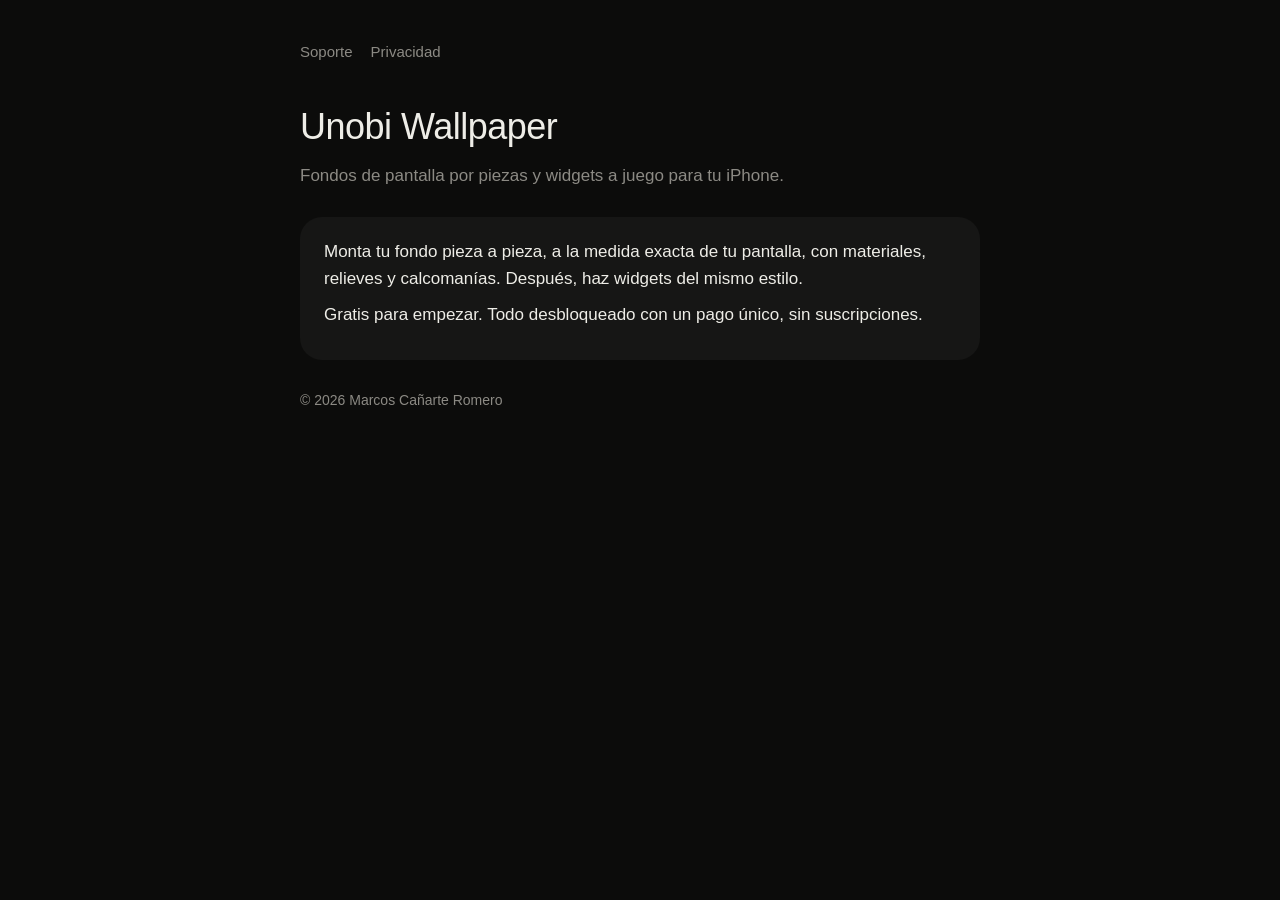
<file: index.html>
<!doctype html><html lang="es"><head><meta charset="utf-8"><meta name="viewport" content="width=device-width,initial-scale=1"><title>Unobi Wallpaper</title><link rel="stylesheet" href="estilo.css"></head>
<body><main><nav><a href="soporte.html">Soporte</a><a href="privacidad.html">Privacidad</a></nav>
<h1>Unobi Wallpaper</h1><p class="sub">Fondos de pantalla por piezas y widgets a juego para tu iPhone.</p>
<div class="card"><p>Monta tu fondo pieza a pieza, a la medida exacta de tu pantalla, con materiales, relieves y calcomanías. Después, haz widgets del mismo estilo.</p><p>Gratis para empezar. Todo desbloqueado con un pago único, sin suscripciones.</p></div>
<footer>© 2026 Marcos Cañarte Romero</footer></main></body></html>
</file>
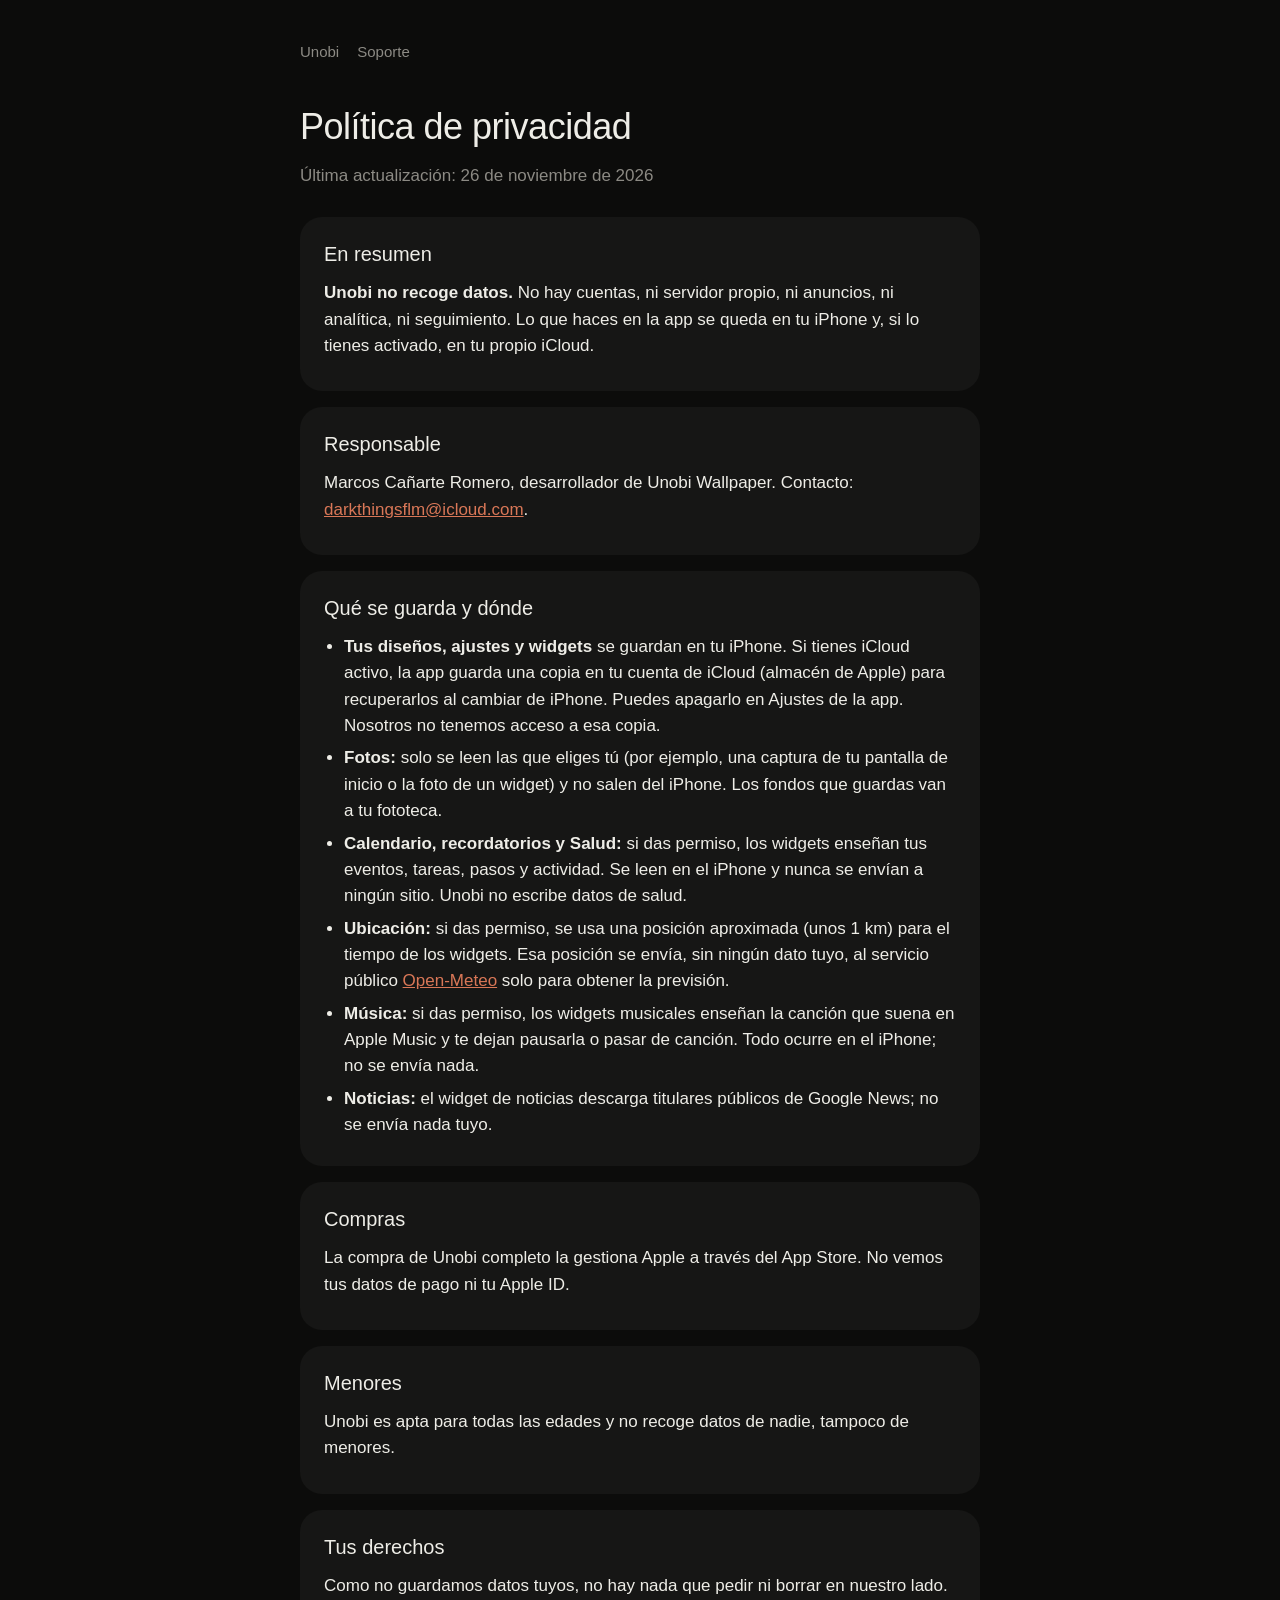
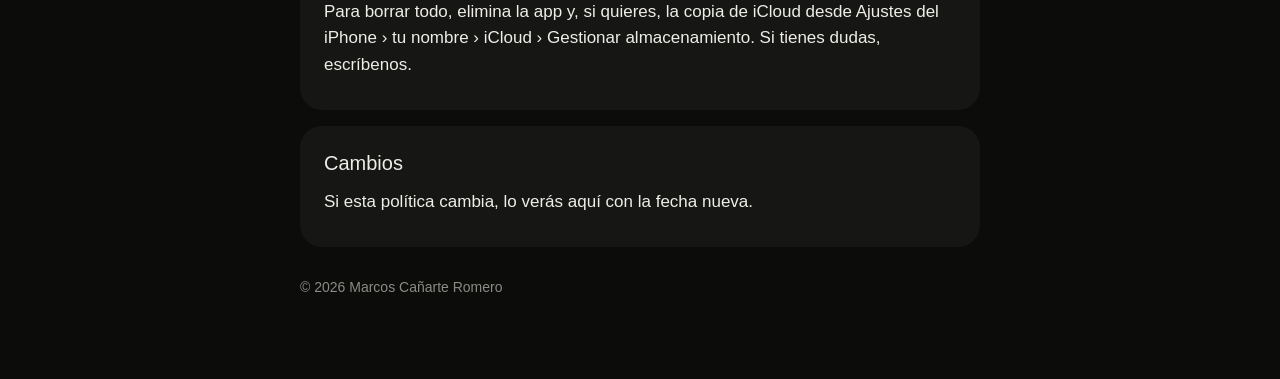
<file: privacidad.html>
<!doctype html><html lang="es"><head><meta charset="utf-8"><meta name="viewport" content="width=device-width,initial-scale=1"><title>Privacidad · Unobi Wallpaper</title><link rel="stylesheet" href="estilo.css"></head>
<body><main><nav><a href="index.html">Unobi</a><a href="soporte.html">Soporte</a></nav>
<h1>Política de privacidad</h1><p class="sub">Última actualización: 26 de noviembre de 2026</p>
<div class="card"><h2>En resumen</h2><p><b>Unobi no recoge datos.</b> No hay cuentas, ni servidor propio, ni anuncios, ni analítica, ni seguimiento. Lo que haces en la app se queda en tu iPhone y, si lo tienes activado, en tu propio iCloud.</p></div>
<div class="card"><h2>Responsable</h2><p>Marcos Cañarte Romero, desarrollador de Unobi Wallpaper. Contacto: <a href="mailto:darkthingsflm@icloud.com">darkthingsflm@icloud.com</a>.</p></div>
<div class="card"><h2>Qué se guarda y dónde</h2><ul>
<li><b>Tus diseños, ajustes y widgets</b> se guardan en tu iPhone. Si tienes iCloud activo, la app guarda una copia en tu cuenta de iCloud (almacén de Apple) para recuperarlos al cambiar de iPhone. Puedes apagarlo en Ajustes de la app. Nosotros no tenemos acceso a esa copia.</li>
<li><b>Fotos:</b> solo se leen las que eliges tú (por ejemplo, una captura de tu pantalla de inicio o la foto de un widget) y no salen del iPhone. Los fondos que guardas van a tu fototeca.</li>
<li><b>Calendario, recordatorios y Salud:</b> si das permiso, los widgets enseñan tus eventos, tareas, pasos y actividad. Se leen en el iPhone y nunca se envían a ningún sitio. Unobi no escribe datos de salud.</li>
<li><b>Ubicación:</b> si das permiso, se usa una posición aproximada (unos 1 km) para el tiempo de los widgets. Esa posición se envía, sin ningún dato tuyo, al servicio público <a href="https://open-meteo.com/">Open-Meteo</a> solo para obtener la previsión.</li>
<li><b>Música:</b> si das permiso, los widgets musicales enseñan la canción que suena en Apple Music y te dejan pausarla o pasar de canción. Todo ocurre en el iPhone; no se envía nada.</li>
<li><b>Noticias:</b> el widget de noticias descarga titulares públicos de Google News; no se envía nada tuyo.</li>
</ul></div>
<div class="card"><h2>Compras</h2><p>La compra de Unobi completo la gestiona Apple a través del App Store. No vemos tus datos de pago ni tu Apple ID.</p></div>
<div class="card"><h2>Menores</h2><p>Unobi es apta para todas las edades y no recoge datos de nadie, tampoco de menores.</p></div>
<div class="card"><h2>Tus derechos</h2><p>Como no guardamos datos tuyos, no hay nada que pedir ni borrar en nuestro lado. Para borrar todo, elimina la app y, si quieres, la copia de iCloud desde Ajustes del iPhone › tu nombre › iCloud › Gestionar almacenamiento. Si tienes dudas, escríbenos.</p></div>
<div class="card"><h2>Cambios</h2><p>Si esta política cambia, lo verás aquí con la fecha nueva.</p></div>
<footer>© 2026 Marcos Cañarte Romero</footer></main></body></html>
</file>
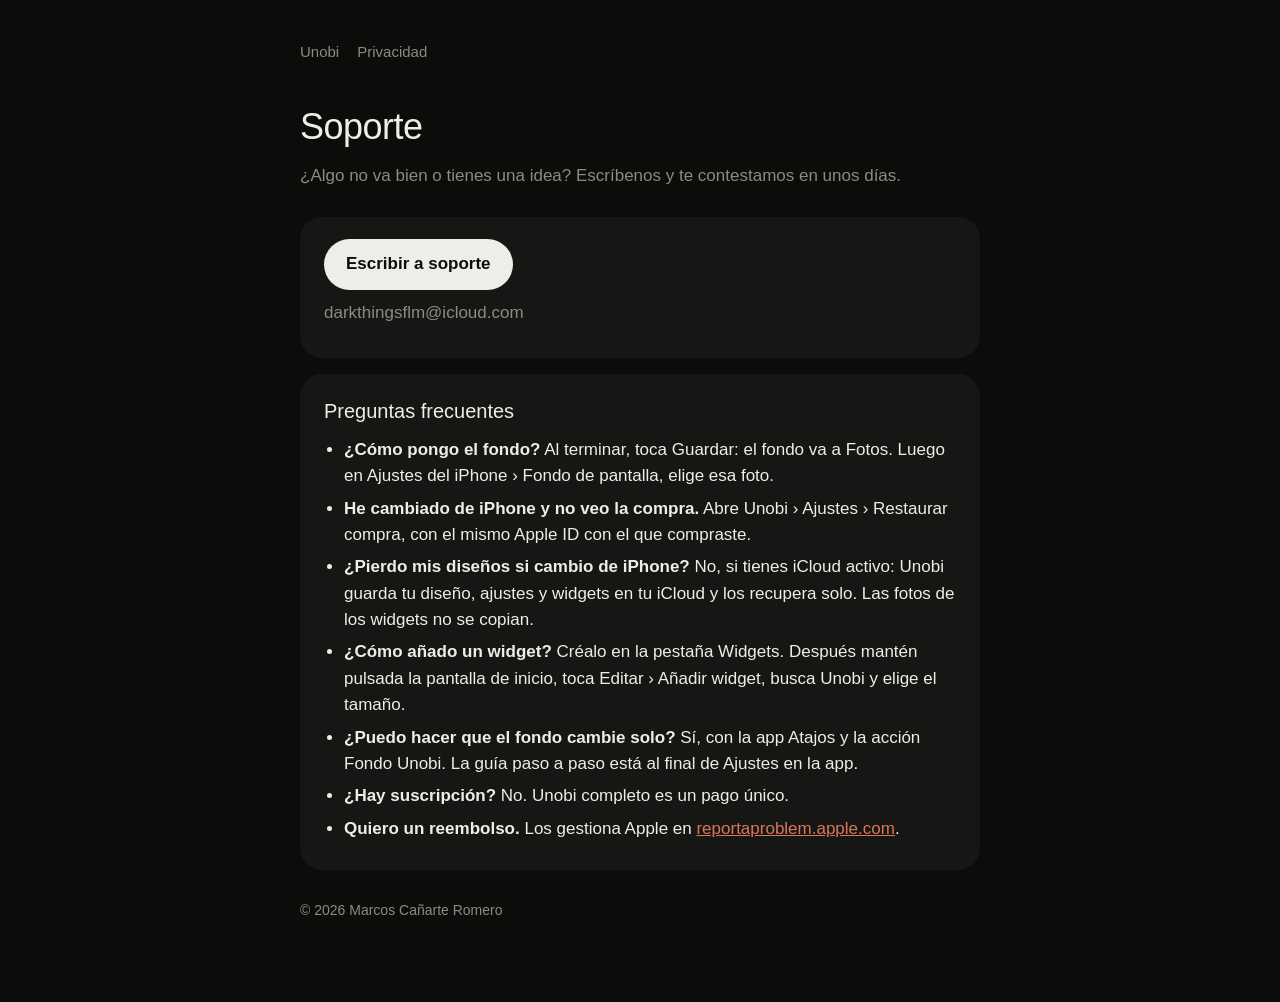
<file: soporte.html>
<!doctype html><html lang="es"><head><meta charset="utf-8"><meta name="viewport" content="width=device-width,initial-scale=1"><title>Soporte · Unobi Wallpaper</title><link rel="stylesheet" href="estilo.css"></head>
<body><main><nav><a href="index.html">Unobi</a><a href="privacidad.html">Privacidad</a></nav>
<h1>Soporte</h1><p class="sub">¿Algo no va bien o tienes una idea? Escríbenos y te contestamos en unos días.</p>
<div class="card"><p><a class="boton" href="mailto:darkthingsflm@icloud.com?subject=Unobi%20Wallpaper">Escribir a soporte</a></p><p style="color:var(--g)">darkthingsflm@icloud.com</p></div>
<div class="card"><h2>Preguntas frecuentes</h2><ul>
<li><b>¿Cómo pongo el fondo?</b> Al terminar, toca Guardar: el fondo va a Fotos. Luego en Ajustes del iPhone › Fondo de pantalla, elige esa foto.</li>
<li><b>He cambiado de iPhone y no veo la compra.</b> Abre Unobi › Ajustes › Restaurar compra, con el mismo Apple ID con el que compraste.</li>
<li><b>¿Pierdo mis diseños si cambio de iPhone?</b> No, si tienes iCloud activo: Unobi guarda tu diseño, ajustes y widgets en tu iCloud y los recupera solo. Las fotos de los widgets no se copian.</li>
<li><b>¿Cómo añado un widget?</b> Créalo en la pestaña Widgets. Después mantén pulsada la pantalla de inicio, toca Editar › Añadir widget, busca Unobi y elige el tamaño.</li>
<li><b>¿Puedo hacer que el fondo cambie solo?</b> Sí, con la app Atajos y la acción Fondo Unobi. La guía paso a paso está al final de Ajustes en la app.</li>
<li><b>¿Hay suscripción?</b> No. Unobi completo es un pago único.</li>
<li><b>Quiero un reembolso.</b> Los gestiona Apple en <a href="https://reportaproblem.apple.com">reportaproblem.apple.com</a>.</li>
</ul></div>
<footer>© 2026 Marcos Cañarte Romero</footer></main></body></html>
</file>
<file: estilo.css>
:root{--f:#0c0c0b;--t:#161615;--m:#eeede7;--g:#8c8a84;--a:#d97757}
*{box-sizing:border-box}body{margin:0;background:var(--f);color:var(--m);font:17px/1.55 "Helvetica Neue",Helvetica,Arial,sans-serif}
main{max-width:720px;margin:0 auto;padding:40px 20px 80px}nav{display:flex;gap:18px;margin-bottom:36px}nav a{color:var(--g);text-decoration:none;font-size:15px}nav a:hover{color:var(--m)}
h1{font-size:36px;font-weight:500;letter-spacing:-.5px;margin:0 0 8px}h2{font-size:20px;font-weight:500;margin:0 0 10px}.sub{color:var(--g);margin:0 0 28px}
.card{background:var(--t);border-radius:22px;padding:22px 24px;margin-bottom:16px}a{color:var(--a)}p{margin:0 0 10px}ul{margin:0;padding-left:20px}li{margin-bottom:6px}
.boton{display:inline-block;background:var(--m);color:var(--f);text-decoration:none;font-weight:600;padding:12px 22px;border-radius:999px}footer{color:var(--g);font-size:14px;margin-top:30px}
</file>
